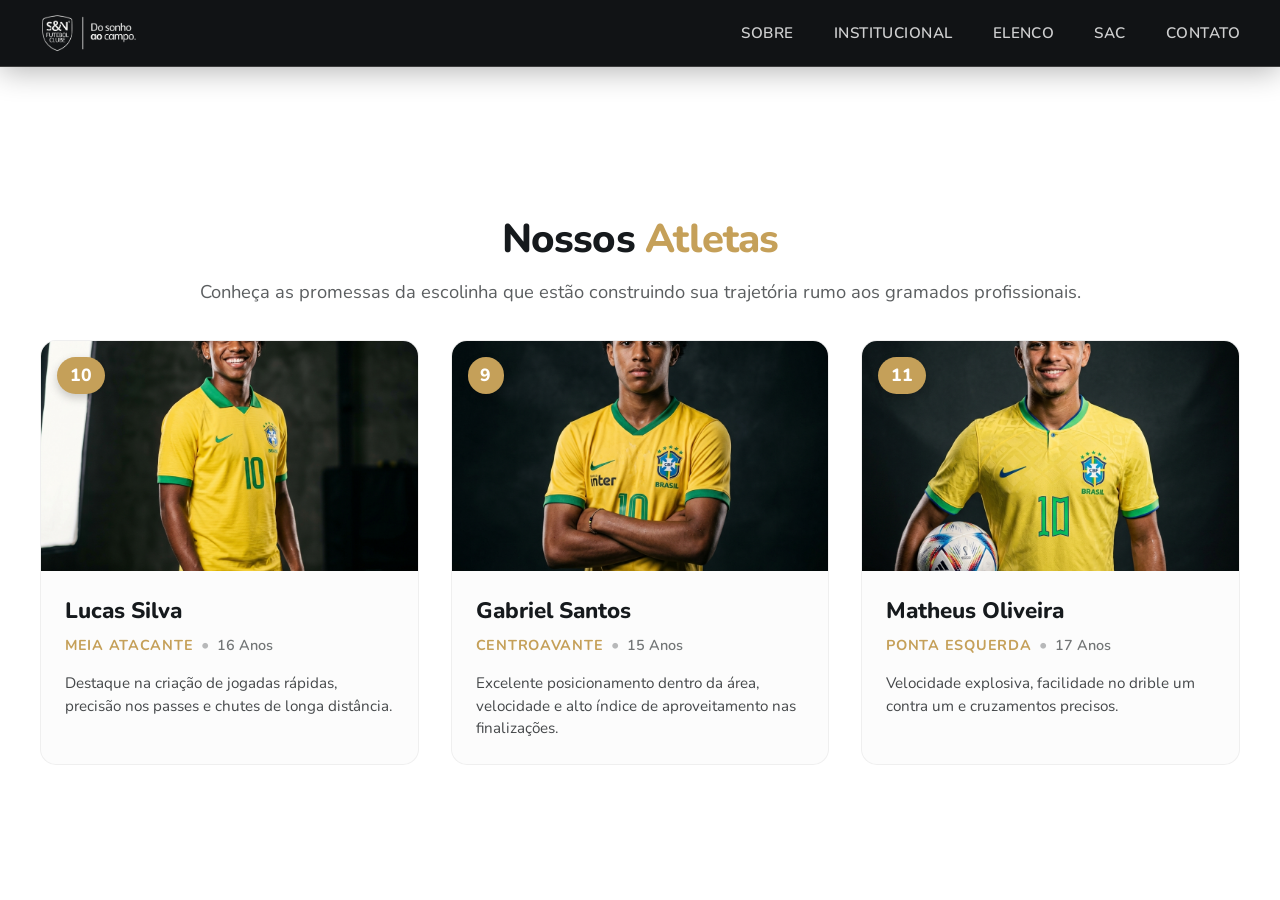
<file: elenco.html>
<!DOCTYPE html>
<html lang="pt-BR">
<head>
    <meta charset="UTF-8">
    <meta name="viewport" content="width=device-width, initial-scale=1.0">
    <title>Elenco - S&N Futebol Clube</title>
    <meta name="description" content="Conheça a presença digital e a trajetória dos atletas formados pelo S&N Futebol Clube.">
    <!-- Google Fonts: Nunito (Light 300, Regular 400, Semi-Bold 600, Bold 700, Extra-Bold 800) -->
    <link rel="preconnect" href="https://fonts.googleapis.com">
    <link rel="preconnect" href="https://fonts.gstatic.com" crossorigin>
    <link href="https://fonts.googleapis.com/css2?family=Nunito:wght@300;400;600;700;800;900&display=swap" rel="stylesheet">
    <link rel="stylesheet" href="style.css">
</head>
<body class="no-hero">
    <!-- Nav Overlay for mobile menu click-away -->
    <div class="nav-overlay" id="nav-overlay"></div>

    <!-- Global Navigation Header (scrolled state by default on standalone pages) -->
    <header class="main-header scrolled" id="main-header">
        <div class="header-container">
            <a href="index.html" class="header-logo-link">
                <img src="logo.png" alt="S&N Futebol Clube Logo" class="header-logo-img">
            </a>
            
            <!-- Mobile Menu Toggle Hamburger Button -->
            <button class="mobile-nav-toggle" aria-label="Abrir menu" aria-expanded="false">
                <span class="bar"></span>
                <span class="bar"></span>
                <span class="bar"></span>
            </button>

            <!-- Navigation Links -->
            <nav class="header-nav">
                <ul class="nav-list">
                    <li><a href="index.html#project-details-section" class="nav-link">Sobre</a></li>
                    <li><a href="index.html#how-it-works-section" class="nav-link">Institucional</a></li>
                    <li><a href="#" class="nav-link active">Elenco</a></li>
                    <li><a href="javascript:void(0)" class="nav-link">SAC</a></li>
                    <li><a href="https://wa.me/5500000000000" class="nav-link">Contato</a></li>
                </ul>
            </nav>
        </div>
    </header>

    <!-- 'Nossos Atletas' Section -->
    <section class="players-section" id="players-section">
        <div class="players-container">
            <!-- Header -->
            <header class="section-header">
                <h2 class="section-title" style="color: #161a1d;">Nossos <span class="section-title-highlight">Atletas</span></h2>
                <p class="section-subtitle" style="color: rgba(22, 26, 29, 0.7);">Conheça as promessas da escolinha que estão construindo sua trajetória rumo aos gramados profissionais.</p>
            </header>

            <!-- Players Grid -->
            <div class="players-grid">
                <!-- Player Card 1 -->
                <div class="player-card animate-on-scroll">
                    <div class="player-image-wrapper">
                        <img src="player_one.jpg" alt="Lucas Silva" class="player-image" loading="lazy">
                        <div class="player-number">10</div>
                    </div>
                    <div class="player-info">
                        <h3 class="player-name">Lucas Silva</h3>
                        <div class="player-meta">
                            <span class="player-position">Meia Atacante</span>
                            <span class="player-divider">•</span>
                            <span class="player-age">16 Anos</span>
                        </div>
                        <p class="player-desc">Destaque na criação de jogadas rápidas, precisão nos passes e chutes de longa distância.</p>
                    </div>
                </div>

                <!-- Player Card 2 -->
                <div class="player-card animate-on-scroll">
                    <div class="player-image-wrapper">
                        <img src="player_two.jpg" alt="Gabriel Santos" class="player-image" loading="lazy">
                        <div class="player-number">9</div>
                    </div>
                    <div class="player-info">
                        <h3 class="player-name">Gabriel Santos</h3>
                        <div class="player-meta">
                            <span class="player-position">Centroavante</span>
                            <span class="player-divider">•</span>
                            <span class="player-age">15 Anos</span>
                        </div>
                        <p class="player-desc">Excelente posicionamento dentro da área, velocidade e alto índice de aproveitamento nas finalizações.</p>
                    </div>
                </div>

                <!-- Player Card 3 -->
                <div class="player-card animate-on-scroll">
                    <div class="player-image-wrapper">
                        <img src="player_three.jpg" alt="Matheus Oliveira" class="player-image" loading="lazy">
                        <div class="player-number">11</div>
                    </div>
                    <div class="player-info">
                        <h3 class="player-name">Matheus Oliveira</h3>
                        <div class="player-meta">
                            <span class="player-position">Ponta Esquerda</span>
                            <span class="player-divider">•</span>
                            <span class="player-age">17 Anos</span>
                        </div>
                        <p class="player-desc">Velocidade explosiva, facilidade no drible um contra um e cruzamentos precisos.</p>
                    </div>
                </div>
            </div>
        </div>
    </section>

    <script src="script.js"></script>
</body>
</html>
</file>
<file: style.css>
/* ==========================================================================
   S&N Futebol Clube - Hero CSS
   ========================================================================== */

/* Reset & Base Styles */
* {
    margin: 0;
    padding: 0;
    box-sizing: border-box;
}

:root {
    --font-primary: 'Nunito', -apple-system, BlinkMacSystemFont, 'Segoe UI', Roboto, Helvetica, Arial, sans-serif;
    --color-text-white: #ffffff;
    --color-text-muted: rgba(255, 255, 255, 0.85);
    --color-gold: #c5a059; /* Custom premium gold color matching the image design */
    --color-btn-bg: #ffffff;
    --color-btn-text: #161a1d;
    --transition-smooth: all 0.3s cubic-bezier(0.25, 0.8, 0.25, 1);
}

html, body {
    width: 100%;
    min-height: 100%;
    font-family: var(--font-primary);
    background-color: #0b0d0f;
    color: var(--color-text-white);
    overflow-x: hidden;
    -webkit-font-smoothing: antialiased;
    -moz-osx-font-smoothing: grayscale;
    scroll-behavior: smooth;
}

body.no-hero {
    padding-top: 80px;
    background-color: #ffffff;
}

@media (max-width: 768px) {
    body.no-hero {
        padding-top: 65px;
    }
}

/* Hero Section Container */
.hero {
    position: relative;
    isolation: isolate; /* Creates stacking context so negative z-index children do not render behind body */
    width: 100%;
    min-height: 100vh;
    min-height: 100dvh;
    display: flex;
    flex-direction: column;
    justify-content: space-between;
    align-items: center;
    padding: 3rem 2rem;
    overflow: hidden;
}

/* Background Video Styling */
.hero-video {
    position: absolute;
    top: 0;
    left: 0;
    width: 100%;
    height: 100%;
    object-fit: cover;
    z-index: -2;
    pointer-events: none;
}

/* Dark Overlay for Text Readability */
.hero-overlay {
    position: absolute;
    top: 0;
    left: 0;
    width: 100%;
    height: 100%;
    background: linear-gradient(
        180deg, 
        rgba(11, 13, 15, 0.40) 0%, 
        rgba(11, 13, 15, 0.55) 50%, 
        rgba(11, 13, 15, 0.70) 100%
    );
    z-index: -1;
}

/* Content Wrapper */
.hero-content {
    width: 100%;
    max-width: 1200px;
    margin: 0 auto;
    flex: 1;
    display: flex;
    flex-direction: column;
    justify-content: space-between;
    gap: 3rem;
}

/* Header & Logo */
.hero-header {
    display: flex;
    justify-content: center;
    align-items: center;
    width: 100%;
    margin-top: 0.5rem;
}

.hero-logo-img {
    width: clamp(260px, 40vw, 450px);
    height: auto;
    object-fit: contain;
    filter: drop-shadow(0 4px 12px rgba(0, 0, 0, 0.4));
}

/* Main Content Grid */
.hero-body {
    display: flex;
    align-items: center;
    justify-content: center;
    flex: 1;
    width: 100%;
}

.hero-grid {
    display: grid;
    grid-template-columns: 1fr;
    gap: 2.5rem;
    width: 100%;
    align-items: center;
}

.hero-col-left {
    display: flex;
    flex-direction: column;
}

.hero-title {
    font-size: clamp(2rem, 4.5vw, 3.2rem);
    font-weight: 800;
    line-height: 1.15;
    letter-spacing: -0.02em;
    color: var(--color-text-white);
}

.hero-title-highlight {
    display: block;
    color: var(--color-gold);
    margin-top: 0.5rem;
}

.hero-col-right {
    display: flex;
    align-items: flex-start;
}

.hero-description {
    font-size: clamp(0.95rem, 1.6vw, 1.15rem);
    font-weight: 400;
    line-height: 1.6;
    color: var(--color-text-muted);
    letter-spacing: 0.01em;
}

/* Footer & Buttons */
.hero-footer {
    width: 100%;
    display: flex;
    justify-content: center;
    margin-bottom: 1rem;
}

.hero-actions {
    display: flex;
    flex-direction: column;
    gap: 1.2rem;
    width: 100%;
    align-items: center;
}

.btn {
    display: inline-flex;
    align-items: center;
    justify-content: center;
    font-family: var(--font-primary);
    font-weight: 700;
    text-decoration: none;
    text-align: center;
    border: none;
    cursor: pointer;
    transition: var(--transition-smooth);
}

.btn-primary {
    background-color: var(--color-btn-bg);
    color: var(--color-btn-text);
    padding: 0.95rem 2.5rem;
    font-size: 1rem;
    border-radius: 100px;
    width: 100%;
    max-width: 320px;
    box-shadow: 0 4px 15px rgba(0, 0, 0, 0.2);
}

.btn-primary:hover, .btn-primary:focus {
    transform: translateY(-2px);
    box-shadow: 0 8px 25px rgba(255, 255, 255, 0.2);
    background-color: #f8f9fa;
}

.btn-primary:active {
    transform: translateY(0);
    box-shadow: 0 4px 10px rgba(0, 0, 0, 0.3);
}

/* Media Queries for Desktop and Tablet Responsiveness */
@media (min-width: 768px) {
    .hero {
        padding: 4rem 3rem;
    }
    
    .hero-actions {
        flex-direction: row;
        justify-content: center;
        gap: 2rem;
    }

    .btn-primary {
        width: auto;
        max-width: none;
    }
}

@media (min-width: 1024px) {
    .hero {
        padding: 4.5rem 8%;
    }

    .hero-content {
        gap: 4rem;
    }


    .hero-grid {
        grid-template-columns: 1.15fr 0.85fr;
        gap: 56px;
    }
    
    .hero-title {
        text-align: left;
    }
    
    .hero-col-right {
        padding-left: 0;
    }
}

@media (min-width: 1400px) {
    .hero-content {
        max-width: 1300px;
    }
}

/* ==========================================================================
   How It Works Section Styles
   ========================================================================== */

.how-it-works {
    background-color: #111315;
    padding: 3.5rem 2rem;
    width: 100%;
}

.how-it-works-content {
    max-width: 1200px;
    margin: 0 auto;
    display: flex;
    flex-direction: column;
}

.section-header {
    text-align: center;
    margin-bottom: 36px; /* Compact spacing from title to cards */
}

.section-title {
    font-size: clamp(1.8rem, 3.5vw, 2.5rem);
    font-weight: 800;
    line-height: 1.2;
    letter-spacing: -0.02em;
    color: var(--color-text-white);
}

.section-title-highlight {
    color: var(--color-gold);
}

.section-subtitle {
    margin-top: 1rem;
    font-size: clamp(0.95rem, 1.6vw, 1.15rem);
    color: var(--color-text-muted);
    font-weight: 400;
}

/* Cards Grid Layout */
.cards-grid {
    display: grid;
    grid-template-columns: 1fr;
    gap: 1.5rem;
    width: 100%;
}

.card {
    position: relative; /* Position relative for the floating bouncing ball */
    background-color: #1d2023;
    border: 1px solid rgba(255, 255, 255, 0.04);
    border-radius: 16px;
    padding: 2.2rem 2rem;
    transition: var(--transition-smooth);
    display: flex;
    flex-direction: column;
    gap: 1rem;
}

/* Card Hover Animation */
.card:hover {
    transform: translateY(-6px) scale(1.01);
    background-color: #24282c;
    border-color: rgba(255, 255, 255, 0.08);
    box-shadow: 0 15px 30px rgba(0, 0, 0, 0.4);
}

/* Card Bouncing Soccer Ball Hover Animation */
.card-ball {
    position: absolute;
    top: -28px; /* Float right above card border */
    right: 28px;
    width: 48px;
    height: 48px;
    opacity: 0;
    transform: scale(0) translateY(-15px);
    transition: opacity 0.3s cubic-bezier(0.25, 0.8, 0.25, 1), transform 0.3s cubic-bezier(0.25, 0.8, 0.25, 1);
    pointer-events: none;
    z-index: 10;
}

.card:hover .card-ball {
    opacity: 1;
    transform: scale(1) translateY(0);
    animation: ball-bounce 0.85s infinite alternate cubic-bezier(0.45, 0.05, 0.55, 0.95);
}

@keyframes ball-bounce {
    0% {
        transform: translateY(0) scaleX(1.08) scaleY(0.92) rotate(0deg);
    }
    35% {
        transform: translateY(-6px) scaleX(1) scaleY(1) rotate(45deg);
    }
    100% {
        transform: translateY(-26px) scaleX(0.96) scaleY(1.04) rotate(180deg);
    }
}

.card-header {
    display: flex;
    align-items: center;
    gap: 1rem;
}

.card-badge {
    width: 34px;
    height: 34px;
    border-radius: 50%;
    background-color: #0b0d0f;
    color: var(--color-text-white);
    display: flex;
    align-items: center;
    justify-content: center;
    font-weight: 800;
    font-size: 1.05rem;
    flex-shrink: 0;
}

.card-title {
    font-size: clamp(1.15rem, 1.8vw, 1.35rem);
    font-weight: 700;
    color: var(--color-text-white);
    letter-spacing: -0.01em;
}

.card-text {
    font-size: clamp(0.9rem, 1.5vw, 1.02rem);
    line-height: 1.6;
    color: var(--color-text-muted);
}

.section-footer {
    display: flex;
    justify-content: center;
    width: 100%;
    margin-top: 32px; /* Compact spacing from cards to CTA */
}

.section-actions {
    display: flex;
    flex-direction: column;
    gap: 1.2rem;
    width: 100%;
    align-items: center;
}

/* Responsive adjustments */
@media (min-width: 768px) {
    .how-it-works {
        padding: 4.5rem 3rem;
    }
    
    .cards-grid {
        grid-template-columns: 1fr 1fr;
        gap: 2rem;
    }

    .section-actions {
        flex-direction: row;
        justify-content: center;
        gap: 2rem;
    }
}

@media (min-width: 1024px) {
    .how-it-works {
        padding: 5rem 8%;
    }
}

@media (min-width: 1400px) {
    .how-it-works-content {
        max-width: 1300px;
    }
}

/* ==========================================================================
   About The Project Section Styles (Section 3)
   ========================================================================== */

.project-details {
    background-color: #f3f4f6;
    width: 100%;
    overflow: hidden;
}

.project-split {
    display: grid;
    grid-template-columns: 1fr;
    width: 100%;
}

.project-info {
    display: flex;
    flex-direction: column;
    justify-content: center;
    padding: 4rem 1.5rem;
    background-color: #f3f4f6;
    height: 100%;
}

.project-info-inner {
    display: flex;
    flex-direction: column;
    gap: 2.2rem;
    max-width: 580px;
    margin: 0 auto;
    width: 100%;
}

.project-title {
    font-size: clamp(2rem, 4vw, 2.5rem);
    font-weight: 800;
    line-height: 1.15;
    letter-spacing: -0.02em;
    color: #111315;
}

.project-description {
    display: flex;
    flex-direction: column;
    gap: 1.2rem;
}

.project-description p {
    font-size: clamp(0.95rem, 1.6vw, 1.05rem);
    line-height: 1.6;
    color: #33373b;
    font-weight: 400;
}

.project-actions {
    display: flex;
    flex-direction: column;
    gap: 1rem;
    width: 100%;
    align-items: center;
}

.btn-secondary {
    background-color: #161a1d;
    color: #ffffff;
    padding: 0.95rem 2.5rem;
    font-size: 1rem;
    border-radius: 100px;
    width: 100%;
    max-width: 320px;
    box-shadow: 0 4px 12px rgba(0, 0, 0, 0.15);
}

.btn-secondary:hover, .btn-secondary:focus {
    transform: translateY(-2px);
    box-shadow: 0 8px 22px rgba(0, 0, 0, 0.25);
    background-color: #24292e;
}

.btn-secondary:active {
    transform: translateY(0);
    box-shadow: 0 4px 10px rgba(0, 0, 0, 0.2);
}

/* Project Features Section */
.project-features {
    display: grid;
    grid-template-columns: 1fr;
    gap: 2rem;
    margin-top: 48px;
    width: 100%;
}

@media (min-width: 640px) {
    .project-features {
        grid-template-columns: 1fr 1fr;
        gap: 2rem;
    }
}

.feature-item {
    display: flex;
    align-items: flex-start;
    gap: 1rem;
}

.feature-icon-wrapper {
    display: flex;
    justify-content: center;
    align-items: center;
    flex-shrink: 0;
}

.feature-text {
    display: flex;
    flex-direction: column;
    gap: 0.35rem;
}

.feature-title {
    font-size: 1.05rem;
    font-weight: 700;
    color: #111315;
    margin: 0;
    line-height: 1.3;
}

.feature-desc {
    font-size: 0.88rem;
    font-weight: 400;
    color: #4b5563; /* Medium gray from mockup description */
    margin: 0;
    line-height: 1.45;
}

.project-side-img {
    width: 100%;
    height: 450px;
    object-fit: cover;
    display: block;
}

/* Responsive updates for Section 3 */
@media (min-width: 768px) {
    .project-info {
        padding: 5rem 3rem;
    }

    .project-actions {
        flex-direction: row;
        justify-content: flex-start;
        gap: 1.5rem;
    }
    
    .btn-secondary {
        width: auto;
        max-width: none;
    }
}

@media (min-width: 1024px) {
    .project-split {
        grid-template-columns: 40% 60%;
        min-height: 100vh;
        min-height: 100dvh;
    }

    .project-info {
        padding: 6rem 8%;
        justify-content: center;
    }

    .project-info-inner, .project-features {
        margin-left: 0;
        margin-right: auto;
        max-width: 580px;
    }

    .project-side-img {
        min-height: 100%;
        height: 100%;
    }
}

@media (min-width: 1400px) {
    .project-info-inner, .project-features {
        max-width: 620px;
    }
}

/* ==========================================================================
   Entrance Scroll Animations (CSS-driven to preserve responsive layout offsets)
   ========================================================================== */

.animate-on-scroll {
    opacity: 0;
    transform: translateY(30px);
    transition: opacity 0.9s cubic-bezier(0.25, 1, 0.5, 1), transform 0.9s cubic-bezier(0.25, 1, 0.5, 1);
}

.animate-on-scroll.visible {
    opacity: 1;
    transform: translateY(0);
}

/* ==========================================================================
   Global Navigation Header
   ========================================================================== */

/* Main Header Base Styles */
.main-header {
    position: fixed;
    top: 0;
    left: 0;
    width: 100%;
    z-index: 1000;
    transition: background-color 0.4s ease, border-color 0.4s ease, box-shadow 0.4s ease, padding 0.4s ease;
    padding: 1.4rem 2rem;
    background-color: transparent;
    border-bottom: 1px solid transparent;
}

/* Scrolled State */
.main-header.scrolled {
    padding: 0.8rem 2rem;
    background-color: #111315; /* Replaced with exact hex color from design image */
    border-bottom: 1px solid #3D3D3D;
    box-shadow: 0 4px 30px rgba(0, 0, 0, 0.3);
}

.header-container {
    max-width: 1200px;
    margin: 0 auto;
    display: flex;
    justify-content: center;
    align-items: center;
    width: 100%;
    position: relative;
    transition: justify-content 0.4s ease;
}

.main-header.scrolled .header-container {
    justify-content: space-between; /* Push logo left, nav right when scrolled */
}

.header-logo-link {
    display: flex;
    align-items: center;
    opacity: 0;
    visibility: hidden;
    max-width: 0;
    pointer-events: none;
    transition: opacity 0.4s ease, max-width 0.4s ease, visibility 0.4s ease;
    overflow: hidden;
}

.main-header.scrolled .header-logo-link {
    opacity: 1;
    visibility: visible;
    max-width: 150px; /* Slide open smoothly */
    pointer-events: auto;
}

.header-logo-img {
    height: 40px;
    width: auto;
    object-fit: contain;
}

/* Desktop Navigation */
.header-nav {
    display: flex;
    align-items: center;
}

.nav-list {
    display: flex;
    list-style: none;
    gap: 2.5rem;
    margin: 0;
    padding: 0;
}

.nav-link {
    color: rgba(255, 255, 255, 0.8);
    text-decoration: none;
    font-size: 0.95rem;
    font-weight: 600;
    letter-spacing: 0.03em;
    text-transform: uppercase;
    transition: color 0.3s ease;
    position: relative;
    padding: 0.25rem 0;
}

.nav-link::after {
    content: '';
    position: absolute;
    bottom: 0;
    left: 0;
    width: 0;
    height: 2px;
    background-color: var(--color-gold);
    transition: width 0.3s ease;
}

.nav-link:hover {
    color: #ffffff;
}

.nav-link:hover::after {
    width: 100%;
}

/* Mobile Toggle Hamburger */
.mobile-nav-toggle {
    display: none;
    flex-direction: column;
    justify-content: space-between;
    width: 24px;
    height: 18px;
    background: transparent;
    border: none;
    cursor: pointer;
    padding: 0;
    z-index: 1010;
}

.mobile-nav-toggle .bar {
    width: 100%;
    height: 2px;
    background-color: #ffffff;
    border-radius: 2px;
    transition: transform 0.3s ease, opacity 0.3s ease, background-color 0.3s ease;
}

/* Overlay Backdrop */
.nav-overlay {
    position: fixed;
    top: 0;
    left: 0;
    width: 100%;
    height: 100vh;
    background-color: rgba(0, 0, 0, 0.5);
    backdrop-filter: blur(4px);
    -webkit-backdrop-filter: blur(4px);
    z-index: 990;
    opacity: 0;
    pointer-events: none;
    transition: opacity 0.4s ease;
}

.nav-overlay.active {
    opacity: 1;
    pointer-events: auto;
}

/* Mobile Viewport Styles */
@media (max-width: 768px) {
    .main-header {
        padding: 1rem 1.5rem;
    }
    
    .main-header.scrolled {
        padding: 0.6rem 1.5rem;
    }

    .header-container {
        justify-content: flex-end;
    }

    .main-header.scrolled .header-container {
        justify-content: space-between; /* Show logo on left, hamburger on right on mobile scroll */
    }

    .mobile-nav-toggle {
        display: flex;
    }

    /* Mobile Drawer */
    .header-nav {
        position: fixed;
        top: 0;
        right: -100%;
        width: 80%;
        max-width: 320px;
        height: 100vh;
        background-color: rgba(11, 13, 15, 0.96);
        backdrop-filter: blur(20px);
        -webkit-backdrop-filter: blur(20px);
        box-shadow: -10px 0 30px rgba(0, 0, 0, 0.4);
        padding: 8rem 2.5rem 3rem 2.5rem;
        flex-direction: column;
        justify-content: flex-start;
        align-items: flex-start;
        transition: right 0.4s cubic-bezier(0.25, 1, 0.5, 1);
        border-left: 1px solid rgba(255, 255, 255, 0.05);
    }

    .header-nav.active {
        right: 0;
    }

    .nav-list {
        flex-direction: column;
        gap: 2rem;
        width: 100%;
    }

    .nav-link {
        font-size: 1.2rem;
        display: block;
        width: 100%;
    }

    /* Hamburger Morphing States */
    .mobile-nav-toggle.active .bar:nth-child(1) {
        transform: translateY(8px) rotate(45deg);
    }

    .mobile-nav-toggle.active .bar:nth-child(2) {
        opacity: 0;
    }

    .mobile-nav-toggle.active .bar:nth-child(3) {
        transform: translateY(-8px) rotate(-45deg);
    }
}

/* ==========================================================================
   S&N Esporte na Mídia - WordPress News Section
   ========================================================================== */

.news-section {
    background-color: #0b0d0f;
    padding: 8rem 2rem;
    position: relative;
    overflow: hidden;
}

.news-container {
    max-width: 1200px;
    margin: 0 auto;
}

.news-grid {
    display: grid;
    grid-template-columns: repeat(auto-fit, minmax(320px, 1fr));
    gap: 2.5rem;
    margin-top: 4rem;
}

/* News Cards Styles */
.news-card {
    background-color: rgba(255, 255, 255, 0.03);
    border: 1px solid rgba(255, 255, 255, 0.05);
    border-radius: 12px;
    overflow: hidden;
    display: flex;
    flex-direction: column;
    min-height: 420px;
    transition: transform 0.4s cubic-bezier(0.25, 1, 0.5, 1), 
                box-shadow 0.4s cubic-bezier(0.25, 1, 0.5, 1), 
                border-color 0.4s ease;
    text-decoration: none;
}

.news-card:hover {
    transform: translateY(-8px);
    box-shadow: 0 12px 30px rgba(0, 0, 0, 0.5);
    border-color: rgba(197, 160, 89, 0.3); /* Accent gold on hover */
}

.card-image-wrapper {
    width: 100%;
    height: 200px;
    overflow: hidden;
    position: relative;
    background-color: rgba(255, 255, 255, 0.05);
}

.card-image {
    width: 100%;
    height: 100%;
    object-fit: cover;
    transition: transform 0.5s cubic-bezier(0.25, 1, 0.5, 1);
}

.news-card:hover .card-image {
    transform: scale(1.05);
}

.card-info {
    padding: 1.5rem;
    display: flex;
    flex-direction: column;
    flex-grow: 1;
}

.card-date {
    font-size: 0.85rem;
    color: var(--color-gold);
    text-transform: uppercase;
    letter-spacing: 0.05em;
    margin-bottom: 0.75rem;
    font-weight: 700;
}

.card-news-title {
    font-size: 1.2rem;
    line-height: 1.4;
    font-weight: 700;
    color: #ffffff;
    margin-bottom: 1.5rem;
    display: -webkit-box;
    -webkit-line-clamp: 3;
    -webkit-box-orient: vertical;
    overflow: hidden;
    transition: color 0.3s ease;
}

.news-card:hover .card-news-title {
    color: #ffffff;
}

.card-read-more {
    margin-top: auto;
    font-size: 0.95rem;
    font-weight: 600;
    color: rgba(255, 255, 255, 0.7);
    display: inline-flex;
    align-items: center;
    gap: 0.5rem;
    transition: color 0.3s ease, gap 0.3s ease;
}

.news-card:hover .card-read-more {
    color: #ffffff;
    gap: 0.75rem;
}

/* Skeleton Loading State Styles */
.news-skeleton {
    background: rgba(255, 255, 255, 0.02);
    border: 1px solid rgba(255, 255, 255, 0.04);
    border-radius: 12px;
    overflow: hidden;
    min-height: 420px;
    display: flex;
    flex-direction: column;
}

.skeleton-image {
    width: 100%;
    height: 200px;
    background: rgba(255, 255, 255, 0.04);
}

.skeleton-date {
    width: 90px;
    height: 14px;
    margin: 1.5rem 1.5rem 0.75rem 1.5rem;
    background: rgba(255, 255, 255, 0.04);
    border-radius: 4px;
}

.skeleton-title {
    width: calc(100% - 3rem);
    height: 60px;
    margin: 0 1.5rem 1.5rem 1.5rem;
    background: rgba(255, 255, 255, 0.04);
    border-radius: 4px;
}

.skeleton-link {
    width: 110px;
    height: 16px;
    margin: auto 1.5rem 1.5rem 1.5rem;
    background: rgba(255, 255, 255, 0.04);
    border-radius: 4px;
}

/* Shimmer Keyframe & Animation */
.animate-shimmer {
    position: relative;
    overflow: hidden;
}

.animate-shimmer::after {
    content: '';
    position: absolute;
    top: 0;
    right: 0;
    bottom: 0;
    left: 0;
    transform: translateX(-100%);
    background-image: linear-gradient(
        90deg,
        rgba(255, 255, 255, 0) 0%,
        rgba(255, 255, 255, 0.03) 20%,
        rgba(255, 255, 255, 0.06) 60%,
        rgba(255, 255, 255, 0) 100%
    );
    animation: shimmer 1.8s infinite;
}

@keyframes shimmer {
    100% {
        transform: translateX(100%);
    }
}

/* Mobile Media Override adjustments */
@media (max-width: 480px) {
    .news-grid {
        grid-template-columns: 1fr;
        gap: 1.5rem;
    }
    
    .news-section {
        padding: 5rem 1rem;
    }
}

/* ==========================================================================
   Nossos Atletas - Players Roster Section
   ========================================================================== */

.players-section {
    background-color: #ffffff;
    padding: 8rem 2rem;
    position: relative;
    overflow: hidden;
}

.players-container {
    max-width: 1200px;
    margin: 0 auto;
}

.players-grid {
    display: grid;
    grid-template-columns: repeat(auto-fit, minmax(300px, 1fr));
    gap: 2.5rem;
    margin-top: 4rem;
}

/* Player Card Styles */
.player-card {
    background-color: #fcfcfc;
    border: 1px solid rgba(0, 0, 0, 0.05);
    border-radius: 16px;
    overflow: hidden;
    display: flex;
    flex-direction: column;
    transition: transform 0.4s cubic-bezier(0.25, 1, 0.5, 1), 
                box-shadow 0.4s cubic-bezier(0.25, 1, 0.5, 1), 
                border-color 0.4s ease;
}

.player-card:hover {
    transform: translateY(-8px);
    box-shadow: 0 15px 35px rgba(0, 0, 0, 0.08);
    border-color: rgba(197, 160, 89, 0.4); /* Gold hover border outline */
}

.player-image-wrapper {
    width: 100%;
    height: 320px;
    overflow: hidden;
    position: relative;
    background-color: #e9ecef;
}

.player-image {
    width: 100%;
    height: 100%;
    object-fit: cover;
    transition: transform 0.5s cubic-bezier(0.25, 1, 0.5, 1);
}

.player-card:hover .player-image {
    transform: scale(1.03);
}

.player-number {
    position: absolute;
    top: 1rem;
    left: 1rem;
    background-color: var(--color-gold);
    color: #ffffff;
    font-size: 1.1rem;
    font-weight: 800;
    padding: 0.4rem 0.8rem;
    border-radius: 30px;
    box-shadow: 0 4px 10px rgba(0, 0, 0, 0.2);
}

.player-info {
    padding: 1.5rem;
    display: flex;
    flex-direction: column;
    flex-grow: 1;
}

.player-name {
    font-size: 1.4rem;
    font-weight: 800;
    color: #161a1d;
    margin-bottom: 0.5rem;
}

.player-meta {
    display: flex;
    align-items: center;
    gap: 0.5rem;
    margin-bottom: 1rem;
}

.player-position {
    font-size: 0.9rem;
    font-weight: 700;
    color: var(--color-gold);
    text-transform: uppercase;
    letter-spacing: 0.05em;
}

.player-divider {
    color: rgba(22, 26, 29, 0.3);
}

.player-age {
    font-size: 0.9rem;
    font-weight: 600;
    color: rgba(22, 26, 29, 0.6);
}

.player-desc {
    font-size: 0.95rem;
    line-height: 1.5;
    color: rgba(22, 26, 29, 0.8);
    margin: 0;
}

/* Mobile Media overrides for players section */
@media (max-width: 480px) {
    .players-grid {
        grid-template-columns: 1fr;
        gap: 1.5rem;
    }
    
    .players-section {
        padding: 5rem 1.2rem;
    }

    .player-image-wrapper {
        height: 280px;
    }
}

/* Standalone Viewport Layout adjustments for no-hero pages on desktop */
@media (min-width: 1024px) {
    body.no-hero {
        height: 100vh;
        height: 100dvh;
        overflow: hidden;
        display: flex;
        flex-direction: column;
    }

    body.no-hero .players-section {
        flex-grow: 1;
        display: flex;
        align-items: center;
        justify-content: center;
        padding: 0 2rem;
        min-height: 0;
    }

    body.no-hero .players-container {
        width: 100%;
    }

    body.no-hero .players-grid {
        margin-top: 2rem;
        gap: 2rem;
    }

    body.no-hero .player-image-wrapper {
        height: 230px; /* Make image height smaller to fit screen height */
    }
}
</file>
